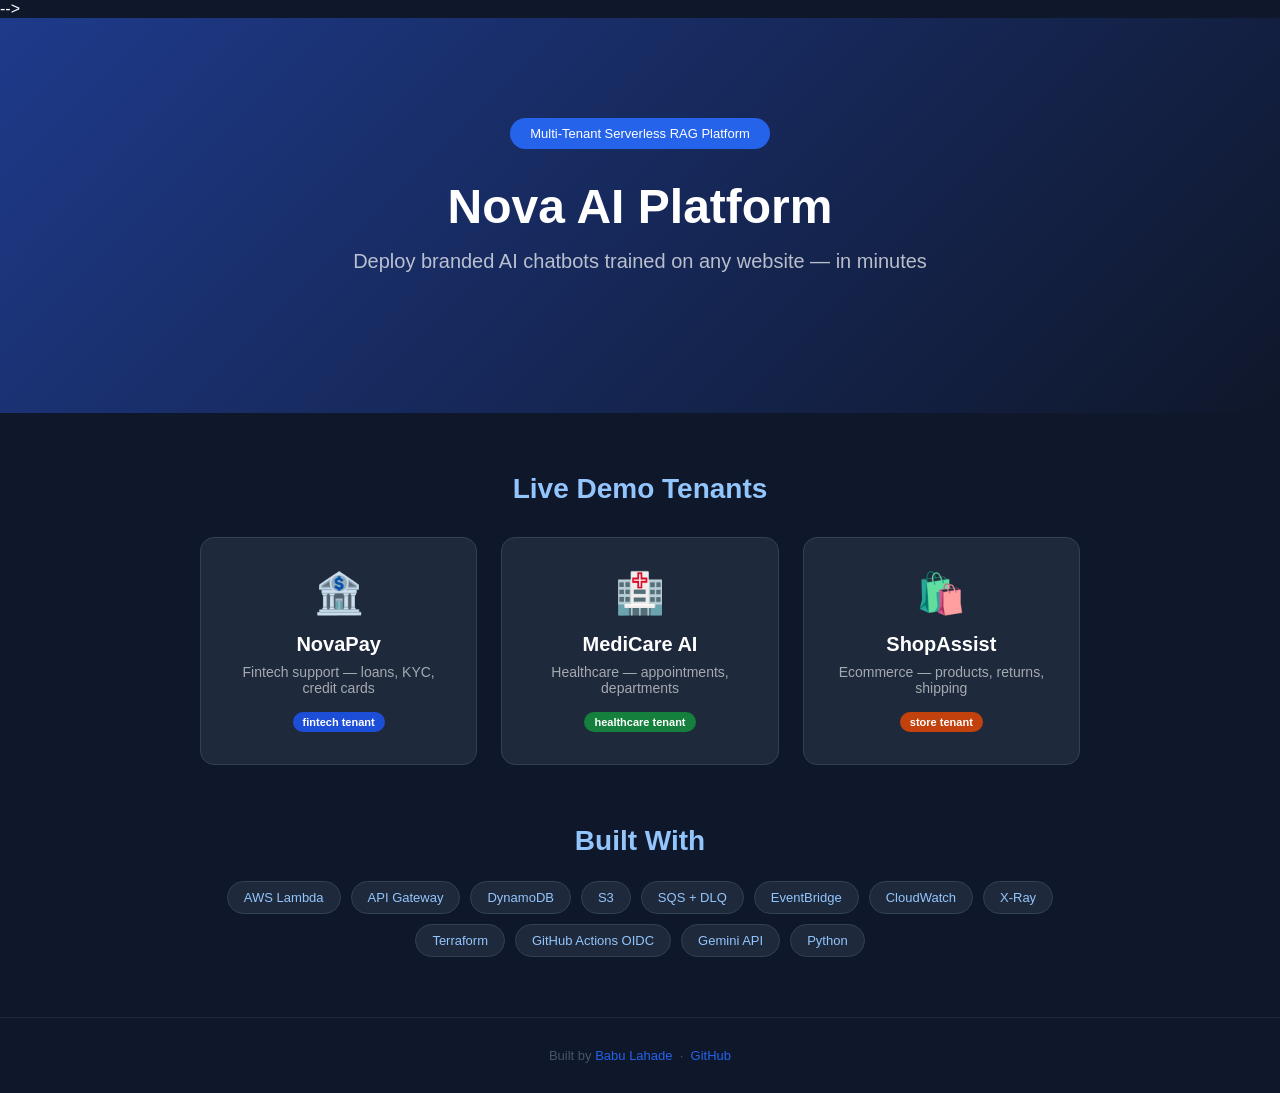
<file: frontend/index.html>
<!-- <!-- <!DOCTYPE html>
<html lang="en">
<head>
    <meta charset="UTF-8">
    <meta name="viewport" content="width=device-width, initial-scale=1.0">
    <title>Nova AI Assistant</title>

    <link rel="stylesheet" href="style.css">
</head>
<body>

<div class="chat-container">

    <div class="header">
        Nova AI Assistant
    </div>

    <div id="messages" class="messages">

    </div>

    <div class="input-area">

        <input
            id="message"
            type="text"
            placeholder="Ask a question..."
        >

        <button id="sendBtn">
            Send
        </button>

    </div>

</div>

<script src="app.js"></script>

</body>
</html> -->
<!-- 
<!DOCTYPE html>
<html lang="en">
<head>
    <meta charset="UTF-8">
    <meta name="viewport" content="width=device-width, initial-scale=1.0">

    <title>Nova AI Assistant</title>

    <link rel="stylesheet" href="style.css">
</head>

<body>

<div class="chat-container">

    <div class="header">
        Nova AI Assistant
    </div>

    <div id="messages" class="messages">
    </div>

    <div class="input-area">

        <input
            id="message"
            type="text"
            placeholder="Ask a question..."
            autocomplete="off"
        >

        <button id="sendBtn" type="button">
            Send
        </button>

    </div>

</div>

<script src="app.js"></script>

</body>
</html> --> -->

<!DOCTYPE html>
<html lang="en">
<head>
  <meta charset="UTF-8">
  <meta name="viewport" content="width=device-width, initial-scale=1.0">
  <title>Nova RAG Platform</title>
  <style>
    * { box-sizing: border-box; margin: 0; padding: 0; }
    body { font-family: Arial, sans-serif; background: #0f172a; color: white; }
    .hero {
      padding: 100px 40px;
      text-align: center;
      background: linear-gradient(135deg, #1e3a8a, #0f172a);
    }
    .hero h1 { font-size: 48px; margin-bottom: 16px; }
    .hero p  { font-size: 20px; opacity: 0.7; margin-bottom: 40px; }
    .badge {
      display: inline-block;
      background: #2563eb;
      padding: 8px 20px;
      border-radius: 99px;
      font-size: 13px;
      margin-bottom: 30px;
    }
    .demos {
      max-width: 960px;
      margin: 60px auto;
      padding: 0 40px;
    }
    .demos h2 {
      font-size: 28px;
      text-align: center;
      margin-bottom: 32px;
      color: #93c5fd;
    }
    .demo-grid {
      display: grid;
      grid-template-columns: repeat(3, 1fr);
      gap: 24px;
    }
    .demo-card {
      background: #1e293b;
      border-radius: 14px;
      padding: 32px 24px;
      text-align: center;
      text-decoration: none;
      color: white;
      border: 1px solid #334155;
      transition: transform 0.2s, border-color 0.2s;
    }
    .demo-card:hover {
      transform: translateY(-4px);
      border-color: #2563eb;
    }
    .demo-card .icon { font-size: 40px; margin-bottom: 16px; }
    .demo-card h3 { font-size: 20px; margin-bottom: 8px; }
    .demo-card p  { font-size: 14px; opacity: 0.6; margin-bottom: 16px; }
    .demo-card .tag {
      display: inline-block;
      font-size: 11px;
      padding: 4px 10px;
      border-radius: 99px;
      font-weight: bold;
    }
    .stack {
      max-width: 960px;
      margin: 0 auto 60px;
      padding: 0 40px;
    }
    .stack h2 {
      font-size: 28px;
      text-align: center;
      margin-bottom: 24px;
      color: #93c5fd;
    }
    .pills {
      display: flex;
      flex-wrap: wrap;
      gap: 10px;
      justify-content: center;
    }
    .pill {
      background: #1e293b;
      border: 1px solid #334155;
      padding: 8px 16px;
      border-radius: 99px;
      font-size: 13px;
      color: #93c5fd;
    }
    footer {
      text-align: center;
      padding: 30px;
      color: #475569;
      font-size: 13px;
      border-top: 1px solid #1e293b;
    }
    footer a { color: #2563eb; text-decoration: none; }
  </style>
</head>
<body>

  <div class="hero">
    <div class="badge">Multi-Tenant Serverless RAG Platform</div>
    <h1>Nova AI Platform</h1>
    <p>Deploy branded AI chatbots trained on any website — in minutes</p>
  </div>

  <div class="demos">
    <h2>Live Demo Tenants</h2>
    <div class="demo-grid">

      <a class="demo-card" href="fintech.html">
        <div class="icon">🏦</div>
        <h3>NovaPay</h3>
        <p>Fintech support — loans, KYC, credit cards</p>
        <span class="tag" style="background:#1d4ed8">fintech tenant</span>
      </a>

      <a class="demo-card" href="healthcare.html">
        <div class="icon">🏥</div>
        <h3>MediCare AI</h3>
        <p>Healthcare — appointments, departments</p>
        <span class="tag" style="background:#15803d">healthcare tenant</span>
      </a>

      <a class="demo-card" href="store.html">
        <div class="icon">🛍️</div>
        <h3>ShopAssist</h3>
        <p>Ecommerce — products, returns, shipping</p>
        <span class="tag" style="background:#c2410c">store tenant</span>
      </a>

    </div>
  </div>

  <div class="stack">
    <h2>Built With</h2>
    <div class="pills">
      <span class="pill">AWS Lambda</span>
      <span class="pill">API Gateway</span>
      <span class="pill">DynamoDB</span>
      <span class="pill">S3</span>
      <span class="pill">SQS + DLQ</span>
      <span class="pill">EventBridge</span>
      <span class="pill">CloudWatch</span>
      <span class="pill">X-Ray</span>
      <span class="pill">Terraform</span>
      <span class="pill">GitHub Actions OIDC</span>
      <span class="pill">Gemini API</span>
      <span class="pill">Python</span>
    </div>
  </div>

  <footer>
    Built by <a href="https://github.com/BabuLahade" target="_blank">Babu Lahade</a>
    &nbsp;·&nbsp;
    <a href="https://github.com/BabuLahade/nova-rag-platform" target="_blank">GitHub</a>
  </footer>

</body>
</html>
</file>
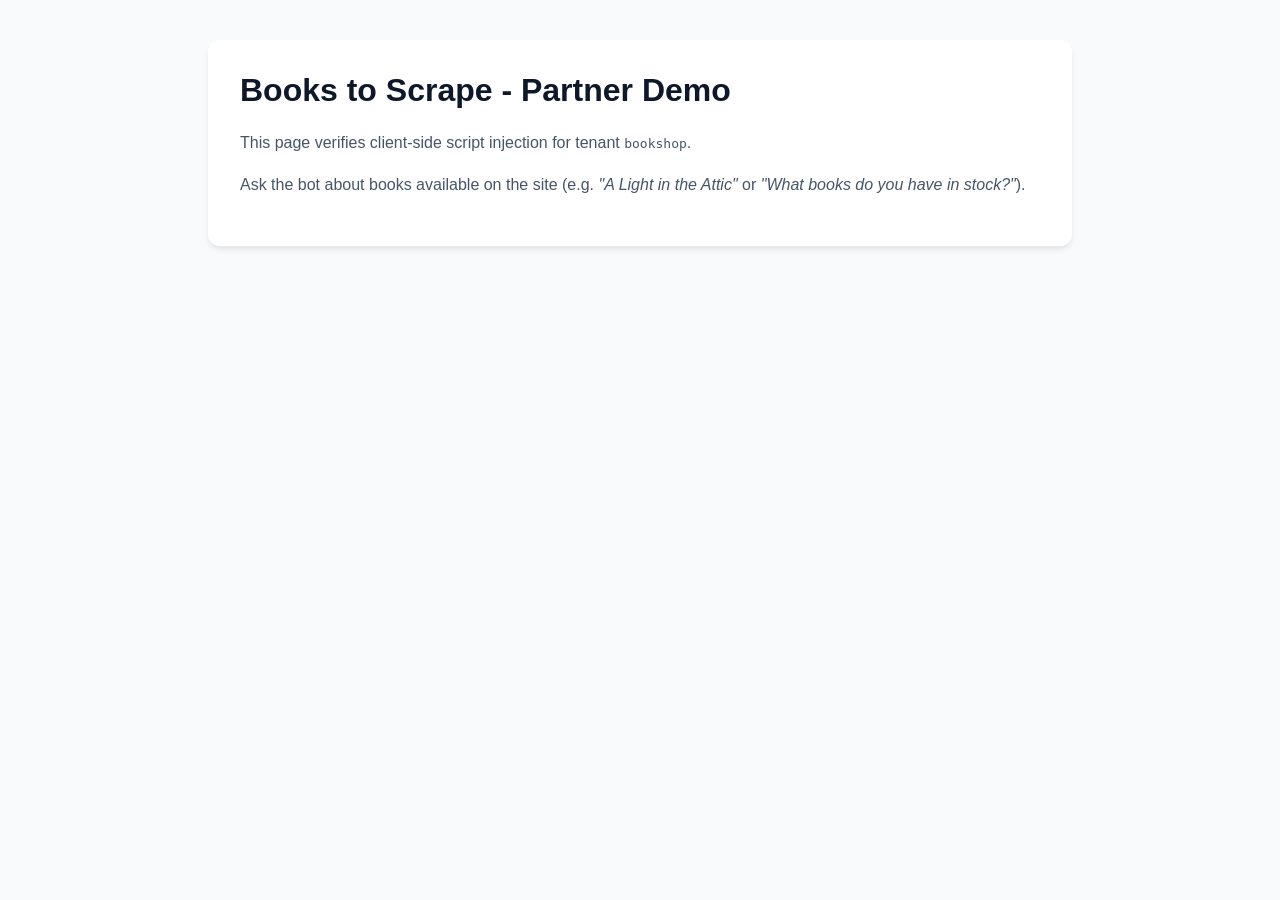
<file: frontend/book.html>
<!DOCTYPE html>
<html lang="en">
<head>
  <meta charset="UTF-8">
  <meta name="viewport" content="width=device-width, initial-scale=1.0">
  <title>Books to Scrape Demo Store</title>
  <style>
    body {
      font-family: -apple-system, BlinkMacSystemFont, "Segoe UI", Roboto, sans-serif;
      margin: 0;
      padding: 40px;
      background: #f8fafc;
      color: #1e293b;
    }
    .container {
      max-width: 800px;
      margin: 0 auto;
      background: white;
      padding: 32px;
      border-radius: 12px;
      box-shadow: 0 4px 6px -1px rgb(0 0 0 / 0.1);
    }
    h1 {
      color: #0f172a;
      margin-top: 0;
    }
    p {
      line-height: 1.6;
      color: #475569;
    }
  </style>
</head>
<body>
  <div class="container">
    <h1>Books to Scrape - Partner Demo</h1>
    <p>This page verifies client-side script injection for tenant <code>bookshop</code>.</p>
    <p>Ask the bot about books available on the site (e.g. <em>"A Light in the Attic"</em> or <em>"What books do you have in stock?"</em>).</p>
  </div>

  <!-- Updated to point to your local Python HTTP server -->
  <!-- <script
    src="http://localhost:8080/widget/widget.js"
    data-api-key="nova_book_3e871ba11c5245d8a6a2625a"
    data-bot-name="Nova AI"
    data-brand-color="#2563eb">
  </script> -->
  <script
  src="http://localhost:8080/widget/widget.js"
  data-api-key="nova_bookshop_eb111c6c11c64b7d9b583c08"
  data-bot-name="Nova AI"
  data-brand-color="#2563eb"
></script>
</body>
</html>
</file>
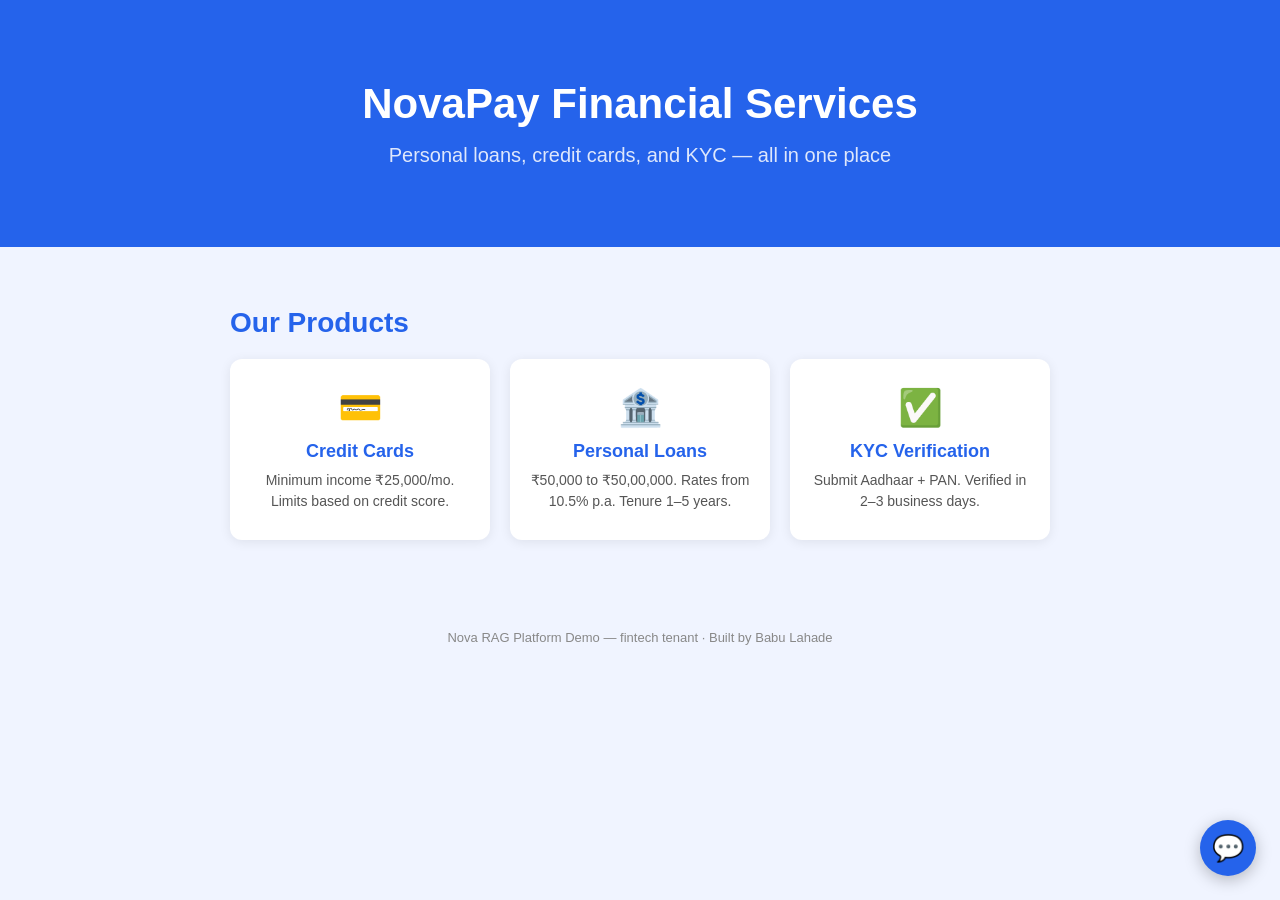
<file: frontend/fintech.html>
<!DOCTYPE html>
<html lang="en">
<head>
  <meta charset="UTF-8">
  <meta name="viewport" content="width=device-width, initial-scale=1.0">
  <title>NovaPay — Fintech Demo</title>
  <style>
    * { box-sizing: border-box; margin: 0; padding: 0; }
    body { font-family: Arial, sans-serif; background: #f0f4ff; color: #111; }
    .hero {
      background: #2563eb;
      color: white;
      padding: 80px 40px;
      text-align: center;
    }
    .hero h1 { font-size: 42px; margin-bottom: 16px; }
    .hero p  { font-size: 20px; opacity: 0.85; }
    .section {
      max-width: 900px;
      margin: 60px auto;
      padding: 0 40px;
    }
    .section h2 { font-size: 28px; color: #2563eb; margin-bottom: 20px; }
    .cards {
      display: grid;
      grid-template-columns: repeat(3, 1fr);
      gap: 20px;
    }
    .card {
      background: white;
      border-radius: 12px;
      padding: 28px 20px;
      box-shadow: 0 2px 12px rgba(0,0,0,0.08);
      text-align: center;
    }
    .card .icon { font-size: 36px; margin-bottom: 12px; }
    .card h3 { font-size: 18px; margin-bottom: 8px; color: #2563eb; }
    .card p  { font-size: 14px; color: #555; line-height: 1.5; }
    footer {
      text-align: center;
      padding: 30px;
      color: #888;
      font-size: 13px;
    }
  </style>
</head>
<body>

  <div class="hero">
    <h1>NovaPay Financial Services</h1>
    <p>Personal loans, credit cards, and KYC — all in one place</p>
  </div>

  <div class="section">
    <h2>Our Products</h2>
    <div class="cards">
      <div class="card">
        <div class="icon">💳</div>
        <h3>Credit Cards</h3>
        <p>Minimum income ₹25,000/mo. Limits based on credit score.</p>
      </div>
      <div class="card">
        <div class="icon">🏦</div>
        <h3>Personal Loans</h3>
        <p>₹50,000 to ₹50,00,000. Rates from 10.5% p.a. Tenure 1–5 years.</p>
      </div>
      <div class="card">
        <div class="icon">✅</div>
        <h3>KYC Verification</h3>
        <p>Submit Aadhaar + PAN. Verified in 2–3 business days.</p>
      </div>
    </div>
  </div>

  <footer>
    Nova RAG Platform Demo — fintech tenant · Built by Babu Lahade
  </footer>

  <!-- Nova Widget -->
  <script
    src="../widget/widget.js"
    data-client-id="fintech"
    data-api-key="fintech-key"
    data-bot-name="NovaPay Assistant"
    data-brand-color="#2563eb"
  ></script>

</body>
</html>
</file>
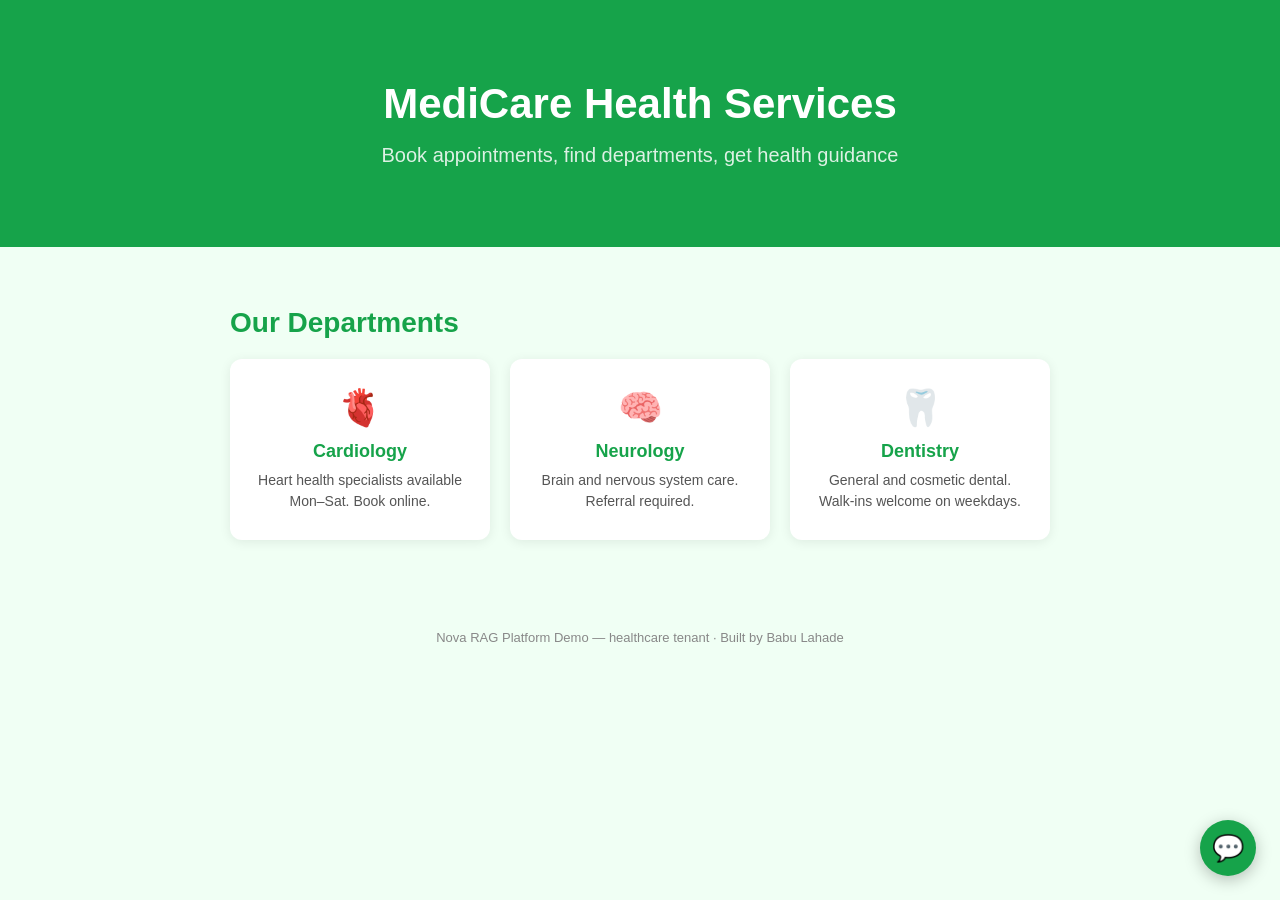
<file: frontend/healthcare.html>
<!DOCTYPE html>
<html lang="en">
<head>
  <meta charset="UTF-8">
  <meta name="viewport" content="width=device-width, initial-scale=1.0">
  <title>MediCare — Healthcare Demo</title>
  <style>
    * { box-sizing: border-box; margin: 0; padding: 0; }
    body { font-family: Arial, sans-serif; background: #f0fff4; color: #111; }
    .hero {
      background: #16a34a;
      color: white;
      padding: 80px 40px;
      text-align: center;
    }
    .hero h1 { font-size: 42px; margin-bottom: 16px; }
    .hero p  { font-size: 20px; opacity: 0.85; }
    .section {
      max-width: 900px;
      margin: 60px auto;
      padding: 0 40px;
    }
    .section h2 { font-size: 28px; color: #16a34a; margin-bottom: 20px; }
    .cards {
      display: grid;
      grid-template-columns: repeat(3, 1fr);
      gap: 20px;
    }
    .card {
      background: white;
      border-radius: 12px;
      padding: 28px 20px;
      box-shadow: 0 2px 12px rgba(0,0,0,0.08);
      text-align: center;
    }
    .card .icon { font-size: 36px; margin-bottom: 12px; }
    .card h3 { font-size: 18px; margin-bottom: 8px; color: #16a34a; }
    .card p  { font-size: 14px; color: #555; line-height: 1.5; }
    footer {
      text-align: center;
      padding: 30px;
      color: #888;
      font-size: 13px;
    }
  </style>
</head>
<body>

  <div class="hero">
    <h1>MediCare Health Services</h1>
    <p>Book appointments, find departments, get health guidance</p>
  </div>

  <div class="section">
    <h2>Our Departments</h2>
    <div class="cards">
      <div class="card">
        <div class="icon">🫀</div>
        <h3>Cardiology</h3>
        <p>Heart health specialists available Mon–Sat. Book online.</p>
      </div>
      <div class="card">
        <div class="icon">🧠</div>
        <h3>Neurology</h3>
        <p>Brain and nervous system care. Referral required.</p>
      </div>
      <div class="card">
        <div class="icon">🦷</div>
        <h3>Dentistry</h3>
        <p>General and cosmetic dental. Walk-ins welcome on weekdays.</p>
      </div>
    </div>
  </div>

  <footer>
    Nova RAG Platform Demo — healthcare tenant · Built by Babu Lahade
  </footer>

  <!-- Nova Widget -->
  <script
    src="../widget/widget.js"
    data-client-id="healthcare"
    data-api-key="healthcare-key"
    data-bot-name="MediCare AI"
    data-brand-color="#16a34a"
  ></script>

</body>
</html>
</file>
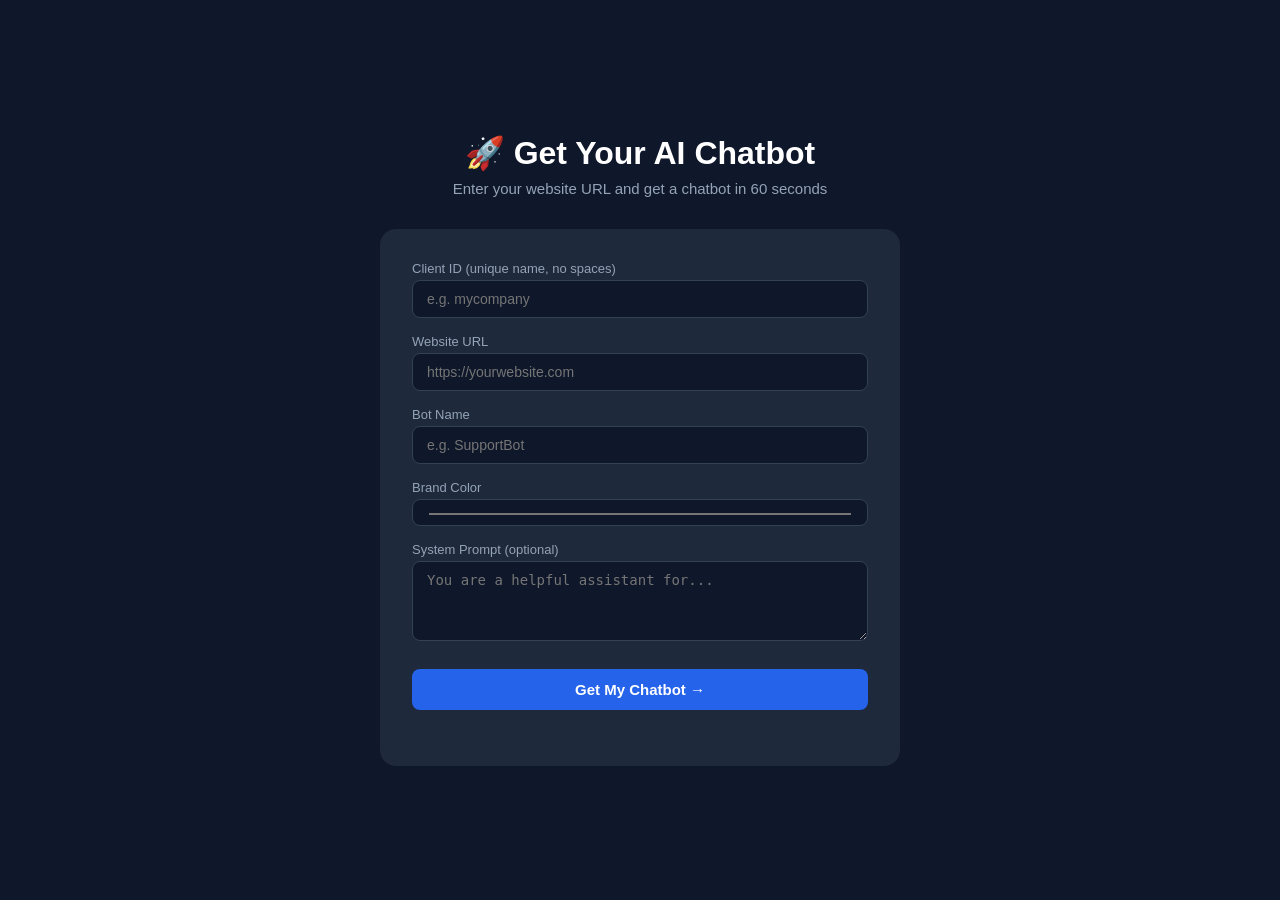
<file: frontend/onboard.html>
<!DOCTYPE html>
<html lang="en">
<head>
  <meta charset="UTF-8">
  <meta name="viewport" content="width=device-width, initial-scale=1.0">
  <title>Nova — Get Your Chatbot</title>
  <style>
    * { box-sizing: border-box; margin: 0; padding: 0; }
    body {
      font-family: Arial, sans-serif;
      background: #0f172a;
      color: white;
      min-height: 100vh;
      display: flex;
      align-items: center;
      justify-content: center;
      padding: 40px 20px;
    }
    .container {
      width: 100%;
      max-width: 520px;
    }
    h1 {
      font-size: 32px;
      margin-bottom: 8px;
      text-align: center;
    }
    p.sub {
      text-align: center;
      color: #94a3b8;
      margin-bottom: 32px;
      font-size: 15px;
    }
    .form {
      background: #1e293b;
      border-radius: 16px;
      padding: 32px;
      display: flex;
      flex-direction: column;
      gap: 16px;
    }
    label {
      font-size: 13px;
      color: #94a3b8;
      margin-bottom: 4px;
      display: block;
    }
    input, textarea {
      width: 100%;
      padding: 10px 14px;
      background: #0f172a;
      border: 1px solid #334155;
      border-radius: 8px;
      color: white;
      font-size: 14px;
      outline: none;
    }
    input:focus, textarea:focus {
      border-color: #2563eb;
    }
    textarea { resize: vertical; height: 80px; }
    button {
      padding: 12px;
      background: #2563eb;
      color: white;
      border: none;
      border-radius: 8px;
      font-size: 15px;
      font-weight: bold;
      cursor: pointer;
      margin-top: 8px;
    }
    button:disabled { opacity: 0.5; cursor: default; }
    .result {
      display: none;
      margin-top: 24px;
      background: #1e293b;
      border-radius: 16px;
      padding: 24px;
    }
    .result h2 {
      font-size: 18px;
      color: #4ade80;
      margin-bottom: 16px;
    }
    .snippet-box {
      background: #0f172a;
      border: 1px solid #334155;
      border-radius: 8px;
      padding: 16px;
      font-family: monospace;
      font-size: 13px;
      color: #93c5fd;
      white-space: pre-wrap;
      word-break: break-all;
      margin-bottom: 12px;
    }
    .copy-btn {
      padding: 8px 16px;
      background: #334155;
      color: white;
      border: none;
      border-radius: 6px;
      cursor: pointer;
      font-size: 13px;
    }
    .error {
      color: #f87171;
      font-size: 13px;
      margin-top: 8px;
    }
  </style>
</head>
<body>

<div class="container">
  <h1>🚀 Get Your AI Chatbot</h1>
  <p class="sub">Enter your website URL and get a chatbot in 60 seconds</p>

  <div class="form">
    <div>
      <label>Client ID (unique name, no spaces)</label>
      <input id="client_id" type="text" placeholder="e.g. mycompany" />
    </div>
    <div>
      <label>Website URL</label>
      <input id="site_url" type="text" placeholder="https://yourwebsite.com" />
    </div>
    <div>
      <label>Bot Name</label>
      <input id="bot_name" type="text" placeholder="e.g. SupportBot" />
    </div>
    <div>
      <label>Brand Color</label>
      <input id="brand_color" type="color" value="#2563eb" />
    </div>
    <div>
      <label>System Prompt (optional)</label>
      <textarea id="system_prompt" placeholder="You are a helpful assistant for..."></textarea>
    </div>
    <button id="submitBtn" onclick="onboard()">Get My Chatbot →</button>
    <div id="error" class="error"></div>
  </div>

  <div class="result" id="result">
    <h2>✅ Your chatbot is ready!</h2>
    <p style="color:#94a3b8;font-size:13px;margin-bottom:12px;">
      Paste this snippet inside the &lt;body&gt; tag of your website:
    </p>
    <div class="snippet-box" id="snippet"></div>
    <button class="copy-btn" onclick="copySnippet()">📋 Copy Snippet</button>
    <p style="color:#94a3b8;font-size:12px;margin-top:12px;">
      Your site is being crawled in the background. The bot will be ready in ~60 seconds.
    </p>
  </div>
</div>

<script>
const API = "https://dh90wd8pxc.execute-api.ap-south-1.amazonaws.com/dev/onboard";

async function onboard() {
  const btn = document.getElementById("submitBtn");
  const err = document.getElementById("error");
  err.innerText = "";

  const client_id    = document.getElementById("client_id").value.trim();
  const site_url     = document.getElementById("site_url").value.trim();
  const bot_name     = document.getElementById("bot_name").value.trim() || "Nova AI";
  const brand_color  = document.getElementById("brand_color").value;
  const system_prompt = document.getElementById("system_prompt").value.trim();

  if (!client_id || !site_url) {
    err.innerText = "Client ID and Website URL are required.";
    return;
  }

  btn.disabled = true;
  btn.innerText = "Setting up your bot...";

  try {
    const res = await fetch(API, {
      method: "POST",
      headers: { "Content-Type": "application/json" },
      body: JSON.stringify({
        client_id,
        site_url,
        bot_name,
        brand_color,
        system_prompt
      })
    });

    const data = await res.json();

    if (!res.ok) {
      err.innerText = data.error || "Something went wrong.";
      return;
    }

    document.getElementById("snippet").innerText = data.snippet;
    document.getElementById("result").style.display = "block";
    document.getElementById("result").scrollIntoView({ behavior: "smooth" });

  } catch (e) {
    err.innerText = "Unable to reach server. Check your connection.";
    console.error(e);
  } finally {
    btn.disabled = false;
    btn.innerText = "Get My Chatbot →";
  }
}

function copySnippet() {
  const text = document.getElementById("snippet").innerText;
  navigator.clipboard.writeText(text).then(() => {
    document.querySelector(".copy-btn").innerText = "✅ Copied!";
    setTimeout(() => {
      document.querySelector(".copy-btn").innerText = "📋 Copy Snippet";
    }, 2000);
  });
}
</script>

</body>
</html>
</file>
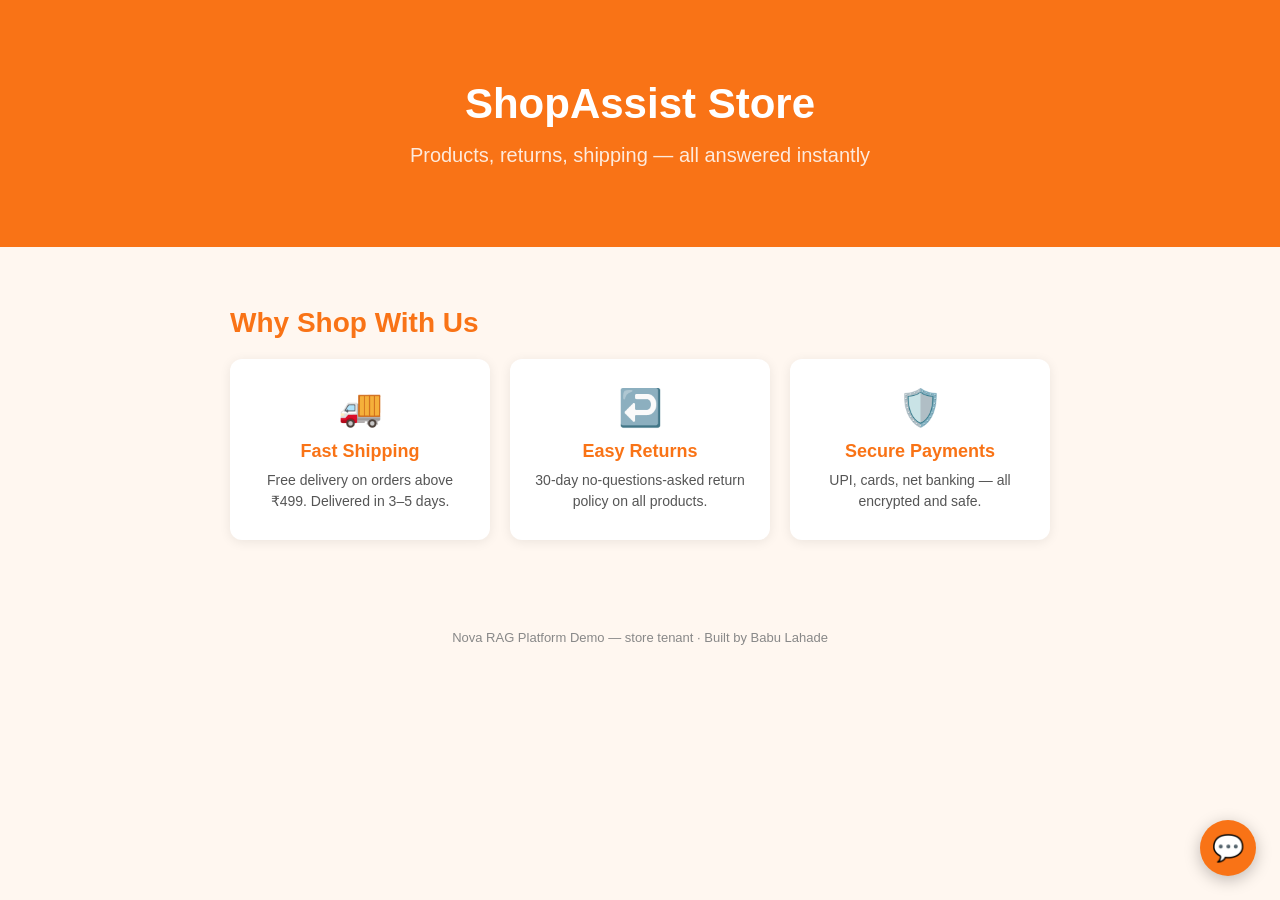
<file: frontend/store.html>
<!DOCTYPE html>
<html lang="en">
<head>
  <meta charset="UTF-8">
  <meta name="viewport" content="width=device-width, initial-scale=1.0">
  <title>ShopAssist — Store Demo</title>
  <style>
    * { box-sizing: border-box; margin: 0; padding: 0; }
    body { font-family: Arial, sans-serif; background: #fff7f0; color: #111; }
    .hero {
      background: #f97316;
      color: white;
      padding: 80px 40px;
      text-align: center;
    }
    .hero h1 { font-size: 42px; margin-bottom: 16px; }
    .hero p  { font-size: 20px; opacity: 0.85; }
    .section {
      max-width: 900px;
      margin: 60px auto;
      padding: 0 40px;
    }
    .section h2 { font-size: 28px; color: #f97316; margin-bottom: 20px; }
    .cards {
      display: grid;
      grid-template-columns: repeat(3, 1fr);
      gap: 20px;
    }
    .card {
      background: white;
      border-radius: 12px;
      padding: 28px 20px;
      box-shadow: 0 2px 12px rgba(0,0,0,0.08);
      text-align: center;
    }
    .card .icon { font-size: 36px; margin-bottom: 12px; }
    .card h3 { font-size: 18px; margin-bottom: 8px; color: #f97316; }
    .card p  { font-size: 14px; color: #555; line-height: 1.5; }
    footer {
      text-align: center;
      padding: 30px;
      color: #888;
      font-size: 13px;
    }
  </style>
</head>
<body>

  <div class="hero">
    <h1>ShopAssist Store</h1>
    <p>Products, returns, shipping — all answered instantly</p>
  </div>

  <div class="section">
    <h2>Why Shop With Us</h2>
    <div class="cards">
      <div class="card">
        <div class="icon">🚚</div>
        <h3>Fast Shipping</h3>
        <p>Free delivery on orders above ₹499. Delivered in 3–5 days.</p>
      </div>
      <div class="card">
        <div class="icon">↩️</div>
        <h3>Easy Returns</h3>
        <p>30-day no-questions-asked return policy on all products.</p>
      </div>
      <div class="card">
        <div class="icon">🛡️</div>
        <h3>Secure Payments</h3>
        <p>UPI, cards, net banking — all encrypted and safe.</p>
      </div>
    </div>
  </div>

  <footer>
    Nova RAG Platform Demo — store tenant · Built by Babu Lahade
  </footer>

  <!-- Nova Widget -->
  <script
    src="../widget/widget.js"
    data-client-id="store"
    data-api-key="store-key"
    data-bot-name="ShopAssist"
    data-brand-color="#f97316"
  ></script>

</body>
</html>
</file>
<file: frontend/style.css>
body {

    margin:0;

    font-family:Arial, sans-serif;

    background:#f4f4f4;

    display:flex;

    justify-content:center;

    align-items:center;

    height:100vh;

}

.chat-container{

    width:420px;

    height:650px;

    background:white;

    border-radius:12px;

    display:flex;

    flex-direction:column;

    box-shadow:0 10px 30px rgba(0,0,0,.15);

}

.header{

    padding:18px;

    background:#2563eb;

    color:white;

    font-size:20px;

    font-weight:bold;

}

.messages{

    flex:1;

    padding:20px;

    overflow-y:auto;

}

.message{

    margin-bottom:15px;

    padding:12px;

    border-radius:8px;

}

.user{

    background:#2563eb;

    color:white;

    margin-left:60px;

}

.bot{

    background:#eeeeee;

    margin-right:60px;

}

.input-area{

    display:flex;

    padding:15px;

    gap:10px;

}

input{

    flex:1;

    padding:10px;

}

button{

    width:90px;

    cursor:pointer;

}
</file>
